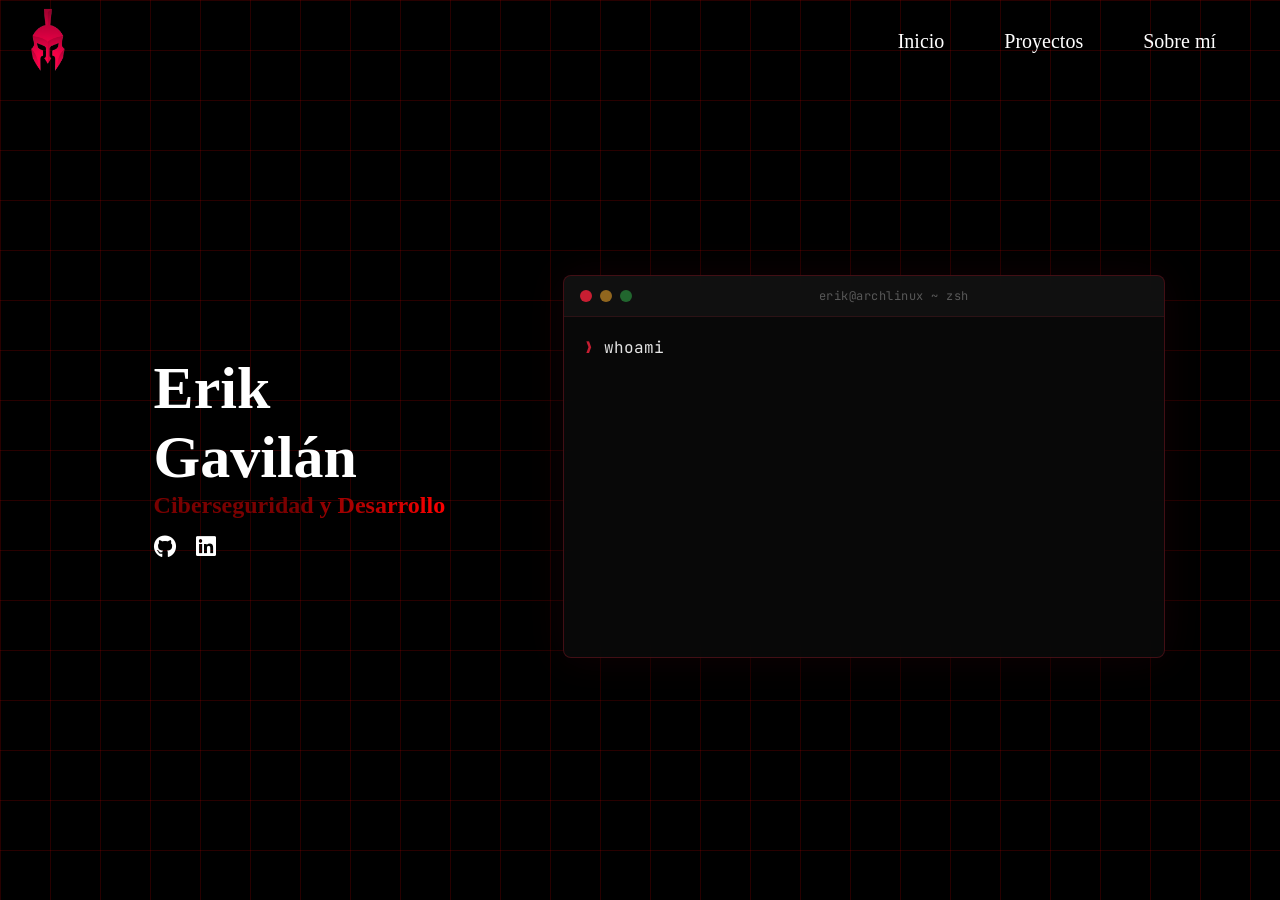
<file: index.html>
<!doctype html>
<html lang="es">
    <head>
        <meta charset="UTF-8" />
        <meta name="viewport" content="width=device-width, initial-scale=1.0" />
        <title>3r1ksec</title>

        <!-- Estilos propios -->
        <link rel="stylesheet" href="styles/styles.css" />

        <!-- Fuente monoespaciada para la terminal -->
        <link
            rel="stylesheet"
            href="https://fonts.googleapis.com/css2?family=JetBrains+Mono:wght@400;700&display=swap"
        />

        <!-- Iconos de Font Awesome (GitHub, LinkedIn, etc.) -->
        <link
            rel="stylesheet"
            href="https://cdnjs.cloudflare.com/ajax/libs/font-awesome/6.7.2/css/all.min.css"
        />
    </head>
    <body>
        <!-- ── Navegación ─────────────────────────────────────────────── -->
        <nav>
            <!-- Logo espartano + texto "3r1k" (aparece con glitch al hover) -->
            <div class="name">
                <img
                    src="/assets/spartan_logo-removebg-preview.png"
                    alt="imagen-casco-espartano"
                />
                <h2 id="name">3r1k</h2>
            </div>

            <!-- Links de navegación (también tienen efecto glitch al hover) -->
            <div class="options">
                <li><a href="">Inicio</a></li>
                <li><a href="projects.html">Proyectos</a></li>
                <li><a href="">Sobre mí</a></li>
            </div>
        </nav>

        <!-- ── Hero principal ─────────────────────────────────────────── -->
        <main>
            <!-- Bloque izquierdo: nombre, subtítulo y redes sociales -->
            <article>
                <h1>
                    Erik <br />
                    Gavilán
                </h1>
                <h2>Ciberseguridad y Desarrollo</h2>
                <div class="social-links">
                    <a href="https://github.com/Erikgavs" target="_blank"
                        ><i class="fa-brands fa-github"></i
                    ></a>
                    <a
                        href="https://www.linkedin.com/in/erik-gavil%C3%A1n-medero-b6914b339/"
                        target="_blank"
                        ><i class="fa-brands fa-linkedin"></i
                    ></a>
                </div>
            </article>

            <!-- Bloque derecho: terminal animada -->
            <aside>
                <div class="terminal">
                    <!-- Barra superior con los 3 puntos (rojo, amarillo, verde) -->
                    <div class="terminal-bar">
                        <div class="terminal-dot red"></div>
                        <div class="terminal-dot yellow"></div>
                        <div class="terminal-dot green"></div>
                        <div class="terminal-title">erik@archlinux ~ zsh</div>
                    </div>
                    <!-- Aquí el JS inyecta las líneas de la terminal -->
                    <div class="terminal-body" id="terminalBody"></div>
                </div>
            </aside>
        </main>
    </body>

    <!-- Efecto glitch del logo y links del nav -->
    <script src="js/script.js"></script>

    <!-- Animación de escritura de la terminal -->
    <script src="js/terminal.js"></script>
</html>
</file>
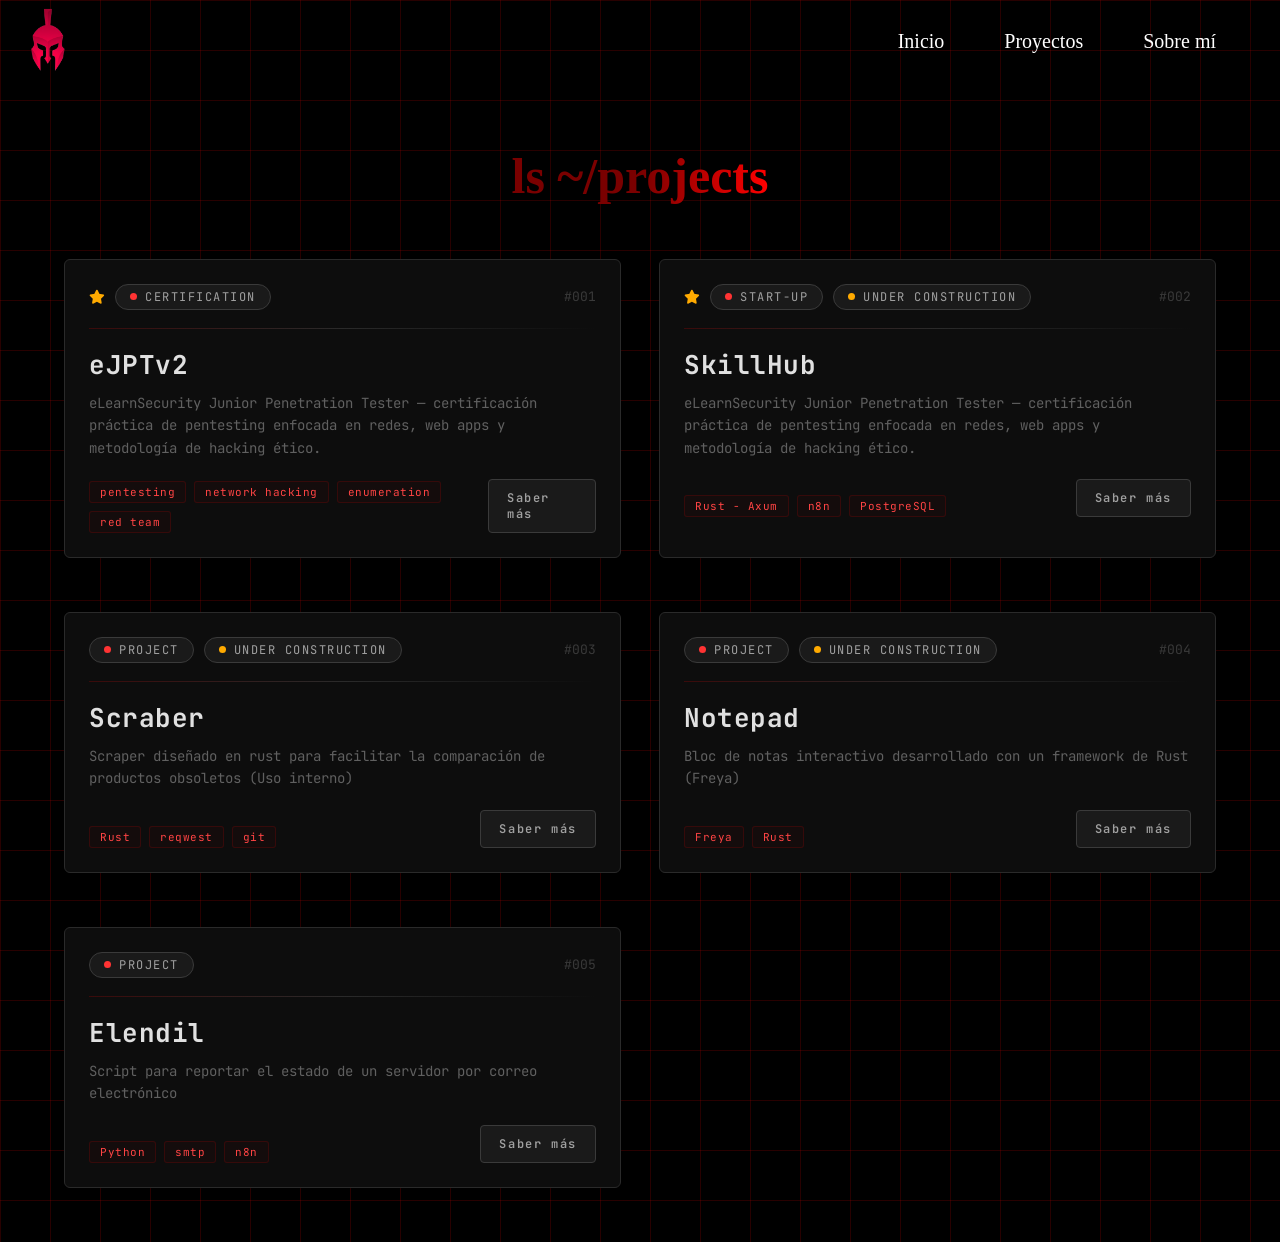
<file: projects.html>
<!doctype html>
<html lang="es">
    <head>
        <meta charset="UTF-8" />
        <meta name="viewport" content="width=device-width, initial-scale=1.0" />
        <title>3r1ksec — Proyectos</title>
        <link rel="stylesheet" href="styles/projects.css" />
        <link
            rel="stylesheet"
            href="https://fonts.googleapis.com/css2?family=JetBrains+Mono:wght@400;700&display=swap"
        />
        <link
            rel="stylesheet"
            href="https://cdnjs.cloudflare.com/ajax/libs/font-awesome/6.7.2/css/all.min.css"
        />
    </head>
    <body>
        <!-- ── Navegación ─────────────────────────────────────────────── -->
        <nav>
            <div class="name">
                <img
                    src="/assets/spartan_logo-removebg-preview.png"
                    alt="imagen-casco-espartano"
                />
                <h2 id="name">3r1k</h2>
            </div>

            <div class="options">
                <li><a href="index.html">Inicio</a></li>
                <li><a href="projects.html">Proyectos</a></li>
                <li><a href="">Sobre mí</a></li>
            </div>
        </nav>

        <div class="title">
            <h1>ls ~/projects</h1>
        </div>

        <main>
            <div class="card">
                <div class="card-header">
                    <i class="fa-solid fa-star featured"></i>
                    <div class="top-badge">
                        <span class="circle"></span>
                        <p>Certification</p>
                    </div>
                    <span class="card-id">#001</span>
                </div>

                <div class="card-divider"></div>

                <div class="content">
                    <h2>eJPTv2</h2>
                    <p>
                        eLearnSecurity Junior Penetration Tester — certificación
                        práctica de pentesting enfocada en redes, web apps y
                        metodología de hacking ético.
                    </p>
                </div>

                <div class="card-footer">
                    <div class="card-tags">
                        <span class="tag">pentesting</span>
                        <span class="tag">network hacking</span>
                        <span class="tag">enumeration</span>
                        <span class="tag">red team</span>
                    </div>
                    <a href="projects/ejptv2.html" class="card-btn"><span>Saber más</span></a>
                </div>
            </div>

            <div class="card">
                <div class="card-header">
                    <i class="fa-solid fa-star featured"></i>
                    <div class="top-badge">
                        <span class="circle"></span>
                        <p>Start-up</p>
                    </div>
                    <div class="top-badge">
                        <span class="circle warning"></span>
                        <p>Under construction</p>
                    </div>
                    <span class="card-id">#002</span>
                </div>

                <div class="card-divider"></div>

                <div class="content">
                    <h2>SkillHub</h2>
                    <p>
                        eLearnSecurity Junior Penetration Tester — certificación
                        práctica de pentesting enfocada en redes, web apps y
                        metodología de hacking ético.
                    </p>
                </div>

                <div class="card-footer">
                    <div class="card-tags">
                        <span class="tag">Rust - Axum</span>
                        <span class="tag">n8n</span>
                        <span class="tag">PostgreSQL</span>
                    </div>
                    <a href="projects/skillhub.html" class="card-btn"><span>Saber más</span></a>
                </div>
            </div>
        </main>

        <main>
            <div class="card">
                <div class="card-header">
                    <div class="top-badge">
                        <span class="circle"></span>
                        <p>Project</p>
                    </div>
                    <div class="top-badge">
                        <span class="circle warning"></span>
                        <p>Under construction</p>
                    </div>
                    <span class="card-id">#003</span>
                </div>

                <div class="card-divider"></div>

                <div class="content">
                    <h2>Scraber</h2>
                    <p>
                        Scraper diseñado en rust para facilitar la comparación
                        de productos obsoletos (Uso interno)
                    </p>
                </div>

                <div class="card-footer">
                    <div class="card-tags">
                        <span class="tag">Rust</span>
                        <span class="tag">reqwest</span>
                        <span class="tag">git</span>
                    </div>
                    <a href="projects/scraber.html" class="card-btn"><span>Saber más</span></a>
                </div>
            </div>

            <div class="card">
                <div class="card-header">
                    <div class="top-badge">
                        <span class="circle"></span>
                        <p>Project</p>
                    </div>
                    <div class="top-badge">
                        <span class="circle warning"></span>
                        <p>under construction</p>
                    </div>
                    <span class="card-id">#004</span>
                </div>

                <div class="card-divider"></div>

                <div class="content">
                    <h2>Notepad</h2>
                    <p>
                        Bloc de notas interactivo desarrollado con un framework
                        de Rust (Freya)
                    </p>
                </div>

                <div class="card-footer">
                    <div class="card-tags">
                        <span class="tag">Freya</span>
                        <span class="tag">Rust</span>
                    </div>
                    <a href="projects/notepad.html" class="card-btn"><span>Saber más</span></a>
                </div>
            </div>
        </main>

        <main>
            <div class="card">
                <div class="card-header">
                    <div class="top-badge">
                        <span class="circle"></span>
                        <p>Project</p>
                    </div>
                    <span class="card-id">#005</span>
                </div>

                <div class="card-divider"></div>

                <div class="content">
                    <h2>Elendil</h2>
                    <p>
                        Script para reportar el estado de un servidor por correo
                        electrónico
                    </p>
                </div>

                <div class="card-footer">
                    <div class="card-tags">
                        <span class="tag">Python</span>
                        <span class="tag">smtp</span>
                        <span class="tag">n8n</span>
                    </div>
                    <a href="projects/elendil.html" class="card-btn"><span>Saber más</span></a>
                </div>
            </div>
        </main>
    </body>

    <!-- Efecto glitch del logo y links del nav -->
    <script src="js/script.js"></script>
</html>
</file>
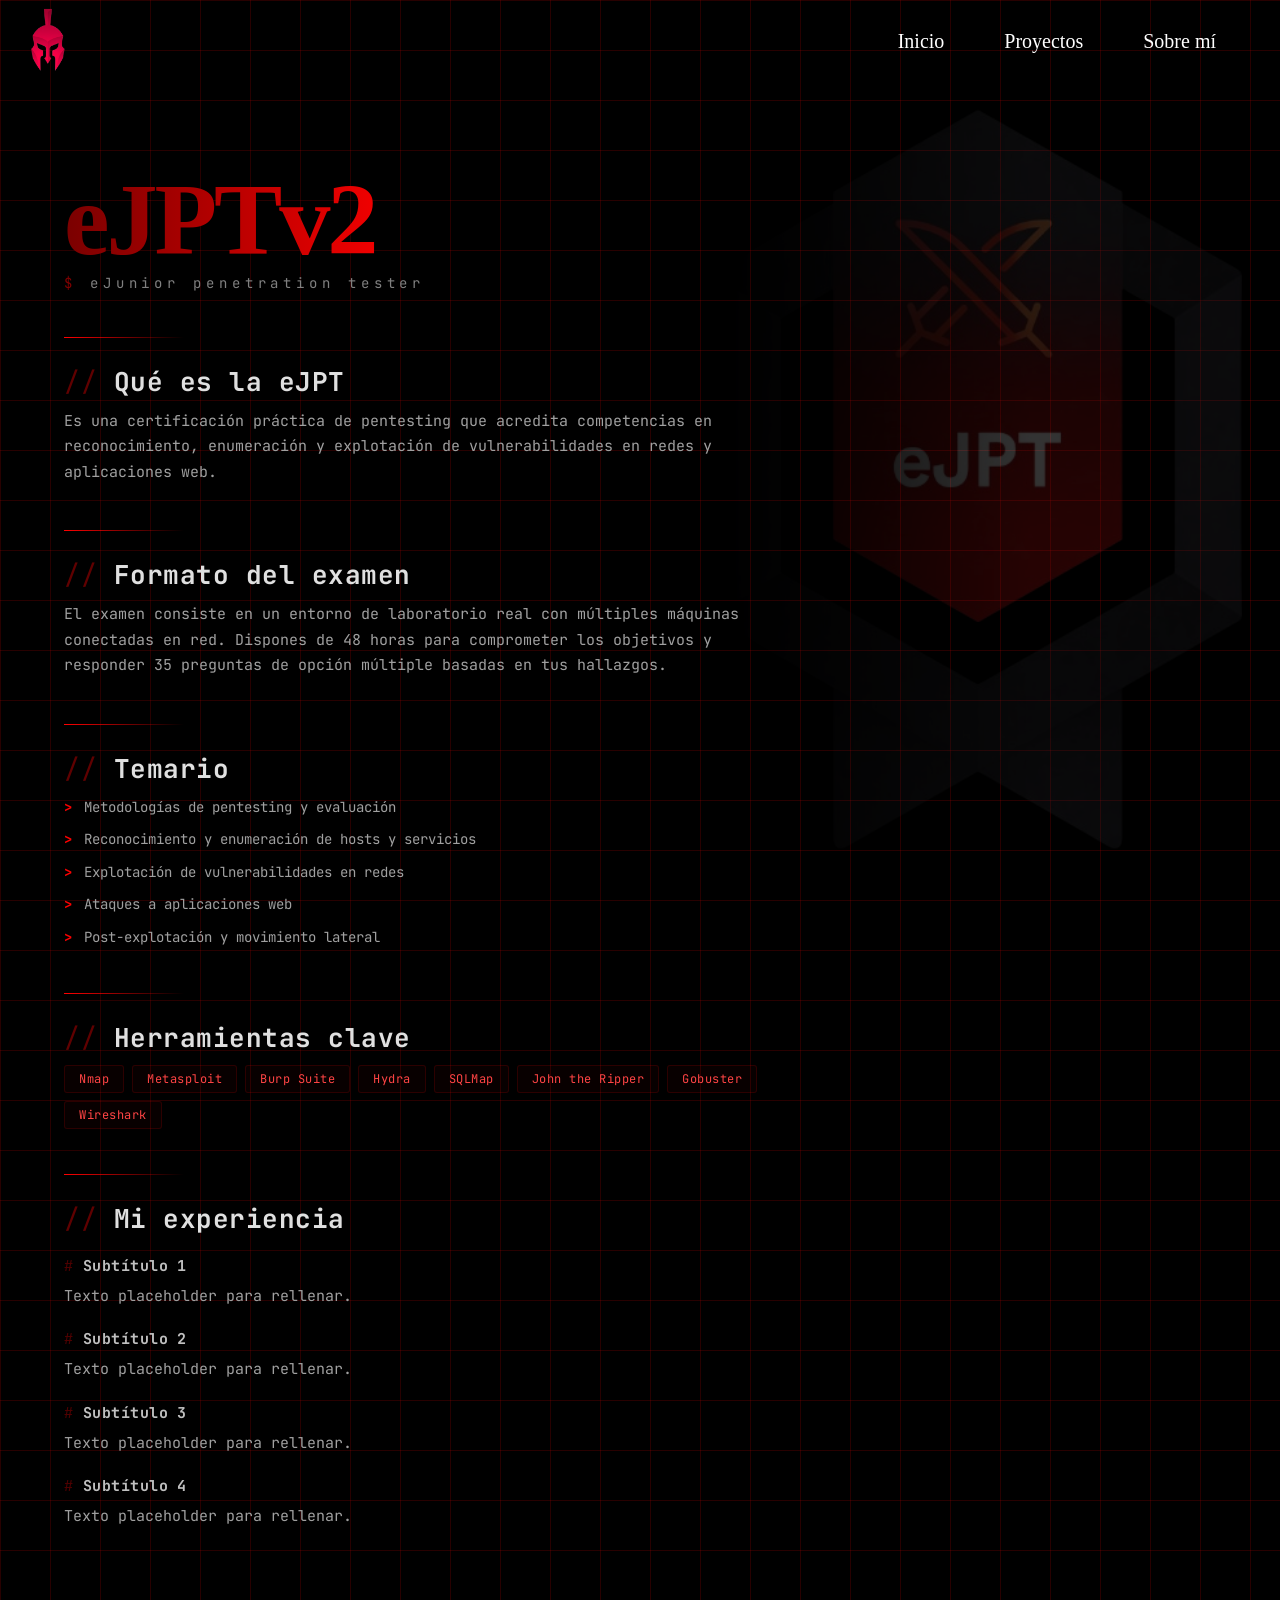
<file: projects/ejptv2.html>
<!doctype html>
<html lang="es">
    <head>
        <meta charset="UTF-8" />
        <meta name="viewport" content="width=device-width, initial-scale=1.0" />
        <title>3r1ksec — eJPTv2</title>
        <link rel="stylesheet" href="../styles/projects.css" />
        <link rel="stylesheet" href="../styles/ejptv2.css" />
        <link
            rel="stylesheet"
            href="https://fonts.googleapis.com/css2?family=JetBrains+Mono:wght@400;700&display=swap"
        />
        <link
            rel="stylesheet"
            href="https://cdnjs.cloudflare.com/ajax/libs/font-awesome/6.7.2/css/all.min.css"
        />
    </head>
    <body>
        <nav>
            <div class="name">
                <img
                    src="/assets/spartan_logo-removebg-preview.png"
                    alt="imagen-casco-espartano"
                />
                <h2 id="name">3r1k</h2>
            </div>

            <div class="options">
                <li><a href="../index.html">Inicio</a></li>
                <li><a href="../projects.html">Proyectos</a></li>
                <li><a href="">Sobre mí</a></li>
            </div>
        </nav>

        <img
            class="bg-badge"
            src="../assets/ejpt_img-removebg-preview.png"
            alt="eJPT badge"
        />

        <main>
            <article>
                <h1>eJPTv2</h1>
                <h4>eJunior penetration tester</h4>
                <div class="content">
                    <h2 class="section-title">Qué es la eJPT</h2>
                    <p class="decrypt-text">
                        Es una certificación práctica de pentesting que acredita
                        competencias en reconocimiento, enumeración y
                        explotación de vulnerabilidades en redes y aplicaciones
                        web.
                    </p>
                </div>

                <div class="content">
                    <h2 class="section-title">Formato del examen</h2>
                    <p class="decrypt-text">
                        El examen consiste en un entorno de laboratorio real con
                        múltiples máquinas conectadas en red. Dispones de 48
                        horas para comprometer los objetivos y responder 35
                        preguntas de opción múltiple basadas en tus hallazgos.
                    </p>
                </div>

                <div class="content">
                    <h2 class="section-title">Temario</h2>
                    <ul class="topic-list">
                        <li>Metodologías de pentesting y evaluación</li>
                        <li>Reconocimiento y enumeración de hosts y servicios</li>
                        <li>Explotación de vulnerabilidades en redes</li>
                        <li>Ataques a aplicaciones web</li>
                        <li>Post-explotación y movimiento lateral</li>
                    </ul>
                </div>

                <div class="content">
                    <h2 class="section-title">Herramientas clave</h2>
                    <div class="tools-grid">
                        <span class="tool-tag">Nmap</span>
                        <span class="tool-tag">Metasploit</span>
                        <span class="tool-tag">Burp Suite</span>
                        <span class="tool-tag">Hydra</span>
                        <span class="tool-tag">SQLMap</span>
                        <span class="tool-tag">John the Ripper</span>
                        <span class="tool-tag">Gobuster</span>
                        <span class="tool-tag">Wireshark</span>
                    </div>
                </div>

                <div class="content">
                    <h2 class="section-title">Mi experiencia</h2>

                    <h3 class="subsection-title">Subtítulo 1</h3>
                    <p class="decrypt-text">
                        Texto placeholder para rellenar.
                    </p>

                    <h3 class="subsection-title">Subtítulo 2</h3>
                    <p class="decrypt-text">
                        Texto placeholder para rellenar.
                    </p>

                    <h3 class="subsection-title">Subtítulo 3</h3>
                    <p class="decrypt-text">
                        Texto placeholder para rellenar.
                    </p>

                    <h3 class="subsection-title">Subtítulo 4</h3>
                    <p class="decrypt-text">
                        Texto placeholder para rellenar.
                    </p>
                </div>
            </article>
        </main>
    </body>
    <script src="../js/script.js"></script>
    <script src="../js/decrypt.js"></script>
    <script>
        let delay = 0;
        const observer = new IntersectionObserver(
            (entries) => {
                entries.forEach((entry) => {
                    if (entry.isIntersecting) {
                        entry.target.style.animationDelay = delay + "s";
                        entry.target.classList.add("visible");
                        delay += 0.25;
                        observer.unobserve(entry.target);
                    }
                });
            },
            { threshold: 0.15 }
        );

        document.querySelectorAll(".content").forEach((el) => observer.observe(el));

        // Reset delay cuando se hace scroll para que las nuevas secciones
        // que entren en viewport empiecen escalonadas desde 0
        let scrollTimeout;
        window.addEventListener("scroll", () => {
            clearTimeout(scrollTimeout);
            scrollTimeout = setTimeout(() => { delay = 0; }, 300);
        });
    </script>
</html>
</file>
<file: styles/styles.css>
/* ── Base ──────────────────────────────────────────────────────────────────── */
/* Fondo negro con cuadrícula roja sutil formada por dos gradientes cruzados */
body {
    padding: 0;
    margin: 0;
    background-color: black;
    background-image:
        linear-gradient(rgba(160, 0, 0, 0.25) 1px, transparent 1px),
        linear-gradient(90deg, rgba(160, 0, 0, 0.25) 1px, transparent 1px);
    background-size: 50px 50px;
}

/* ── Navegación ────────────────────────────────────────────────────────────── */
/* Barra superior: logo a la izquierda, links a la derecha */
nav {
    color: white;
    display: flex;
    justify-content: space-between;
}

/* Contenedor del logo espartano + texto "3r1k" */
.name {
    display: flex;
    align-items: center;
    margin-left: 1vw;
    letter-spacing: 1px;
    font-size: 20px;
    cursor: pointer; /* indica que es interactivo (hover revela el nombre) */
}

/* Imagen del casco espartano */
.name img {
    height: 70px;
    width: 70px;
    transition: opacity 0.2s; /* transición suave para posibles cambios de opacidad */
}

/* El h2 no salta de línea cuando aparecen las letras */
.name #name {
    white-space: nowrap;
}

/* ── Spans del nombre "3r1k" ──────────────────────────────────────────────── */
/* Cada letra es un <span> generado por JS. Empiezan invisibles (opacity:0)
   y el JS las hace visibles una a una con el efecto scramble al hover. */
#name span {
    display: inline-block;
    opacity: 0; /* ocultas por defecto, el JS controla cuándo aparecen */
    transition:
        color 0.15s,
        text-shadow 0.15s;
}

/* Clase temporal que el JS añade durante el scramble: texto rojo con glow */
#name span.glitch {
    color: red;
    text-shadow: 0 0 8px red;
}

/* ── Links del nav ────────────────────────────────────────────────────────── */
/* Lista horizontal de enlaces */
.options {
    display: flex;
    list-style: none;
    align-items: center;
    margin-right: 5vw;
    gap: 60px;
}

.options a {
    text-decoration: none;
    color: white;
    font-size: 20px;
    position: relative;
    display: inline-block;
}

.options a span {
    display: inline-block;
    transition: color 0.15s, text-shadow 0.15s;
}

.options a span.glitch {
    color: #ff3333;
    text-shadow: 0 0 8px red;
}

article h1 span.glitch {
    color: red;
    text-shadow: 0 0 8px red;
}

@keyframes chitchat {
    0% { content: "#"; }
    5% { content: "."; }
    10% { content: "^{"; }
    15% { content: "-!"; }
    20% { content: "#$_"; }
    25% { content: "№:0"; }
    30% { content: "#{+."; }
    35% { content: "@}-?"; }
    40% { content: "?{4@%"; }
    45% { content: "=.,^!"; }
    50% { content: "?2@%"; }
    55% { content: "\\;1}]"; }
    60% { content: "?{%:%"; right: 0; }
    65% { content: "|{f[4"; right: 0; }
    70% { content: "{4%0%"; right: 0; }
    75% { content: "'1_0<"; right: 0; }
    80% { content: "{0%"; right: 0; }
    85% { content: "]>'"; right: 0; }
    90% { content: "4"; right: 0; }
    95% { content: "2"; right: 0; }
    100% { content: ""; right: 0; }
}

/* ── Hero ──────────────────────────────────────────────────────────────────── */
/* Contenedor principal: article (izquierda) + aside (derecha) */
main {
    height: 90vh;
    display: flex;
    align-items: center;
    justify-content: space-between;
}

/* Bloque de texto izquierdo (nombre grande + subtítulo + redes) */
article {
    height: 25vh;
    margin-left: 12vw;
    margin-bottom: 5vh;
}

article h1 {
    color: white;
    font-size: 60px;
    margin: 0;
}

/* Subtítulo con gradiente rojo animado que se desplaza horizontalmente */
@keyframes gradientMove {
    0% {
        background-position: 100% 50%;
    }
    100% {
        background-position: -100% 50%;
    }
}

article h2 {
    background: linear-gradient(
        90deg,
        #7a0000,
        #7a0000,
        #ff0000,
        #7a0000,
        #7a0000
    );
    background-size: 200% auto;
    -webkit-background-clip: text;             /* el gradiente solo se ve a través del texto */
    -webkit-text-fill-color: transparent;      /* hace el texto transparente para mostrar el fondo */
    animation: gradientMove 3s linear infinite; /* desplaza el gradiente continuamente */
    margin: 0;
}

/* ── Redes sociales ────────────────────────────────────────────────────────── */
.social-links {
    display: flex;
    gap: 20px;
    margin-top: 16px;
}

.social-links a {
    color: white;
    font-size: 23px;
    transition: color 0.2s;
}

.social-links a:hover {
    color: red;
}

/* ── Aside (contenedor de la terminal) ────────────────────────────────────── */
/* Centrado horizontalmente con margin auto */
aside {
    margin-right: auto;
    margin-left: auto;
    margin-bottom: 5vh;
    width: 600px;
    max-width: 50vw;
}

/* ── Terminal ─────────────────────────────────────────────────────────────── */
/* Contenedor principal de la terminal falsa */
.terminal {
    width: 100%;
    background: rgba(10, 10, 10, 0.85);          /* fondo casi negro, ligeramente translúcido */
    border: 1px solid rgba(200, 30, 50, 0.3);    /* borde rojo sutil */
    border-radius: 8px;
    overflow: hidden;
    box-shadow:
        0 0 40px rgba(200, 30, 50, 0.08),         /* glow rojo difuso */
        0 20px 60px rgba(0, 0, 0, 0.5);           /* sombra de profundidad */
    backdrop-filter: blur(10px);                   /* desenfoque del fondo detrás */
    font-family: "JetBrains Mono", monospace;
    animation: borderGlow 4s ease-in-out infinite; /* pulso del borde */
}

/* Pulso suave del borde: va de opacidad 0.2 a 0.45 y vuelve */
@keyframes borderGlow {
    0%,
    100% {
        border-color: rgba(200, 30, 50, 0.2);
    }
    50% {
        border-color: rgba(200, 30, 50, 0.45);
    }
}

/* Barra superior con los 3 puntos de colores (estilo macOS) */
.terminal-bar {
    display: flex;
    align-items: center;
    gap: 8px;
    padding: 12px 16px;
    background: rgba(255, 255, 255, 0.03);          /* fondo apenas visible */
    border-bottom: 1px solid rgba(200, 30, 50, 0.15);
}

/* Puntos de la barra: cerrar (rojo), minimizar (amarillo), maximizar (verde) */
.terminal-dot {
    width: 12px;
    height: 12px;
    border-radius: 50%;
}

.terminal-dot.red {
    background: #c81e32;
}

.terminal-dot.yellow {
    background: #e8a028;
    opacity: 0.6;
}

.terminal-dot.green {
    background: #2ea043;
    opacity: 0.6;
}

/* Título centrado de la barra: "erik@archlinux ~ zsh" */
.terminal-title {
    flex: 1;
    text-align: center;
    font-size: 12px;
    color: rgba(255, 255, 255, 0.3);
    letter-spacing: 0.5px;
}

/* Cuerpo de la terminal donde el JS inyecta las líneas */
.terminal-body {
    position: relative; /* necesario para el pseudo-elemento de scanlines */
    padding: 20px;
    height: 300px;       /* altura fija */
    overflow-y: auto;    /* scroll cuando el contenido desborda */
    scrollbar-width: none; /* oculta scrollbar en Firefox */
}

/* Oculta scrollbar en Chrome/Safari/Edge */
.terminal-body::-webkit-scrollbar {
    display: none;
    font-size: 13.5px;
    line-height: 1.7;
    color: rgba(255, 255, 255, 0.75);
}

/* Overlay de scanlines: líneas horizontales muy sutiles estilo CRT */
.terminal-body::after {
    content: "";
    position: absolute;
    top: 0;
    left: 0;
    right: 0;
    bottom: 0;
    background: repeating-linear-gradient(
        0deg,
        transparent,
        transparent 2px,
        rgba(0, 0, 0, 0.03) 2px,
        rgba(0, 0, 0, 0.03) 4px
    );
    pointer-events: none; /* no bloquea clics ni selección de texto */
}

/* ── Líneas de la terminal ────────────────────────────────────────────────── */
/* Cada línea empieza invisible y desplazada 4px abajo */
.line {
    opacity: 0;
    transform: translateY(4px);
    white-space: nowrap;
    overflow: hidden;
    margin-bottom: 2px;
}

/* Al añadir .visible, la línea sube y aparece con transición suave */
.line.visible {
    opacity: 1;
    transform: translateY(0);
    transition:
        opacity 0.3s ease,
        transform 0.3s ease;
}

/* Prompt rojo: el símbolo ❯ se añade con ::before */
.prompt {
    color: #c81e32;
    font-weight: 700;
}

.prompt::before {
    content: "❯ ";
    color: #c81e32;
}

/* Texto del comando: el JS lo escribe caracter a caracter */
.cmd {
    color: rgba(255, 255, 255, 0.9);
    border-right: 2px solid transparent; /* borde invisible que se activa al escribir */
}

/* Mientras escribe, el borde derecho simula un cursor fijo */
.cmd.typing {
    border-right-color: #c81e32;
}

/* ── Output de los comandos ───────────────────────────────────────────────── */
.output {
    color: rgba(255, 255, 255, 0.5);
    padding-left: 18px; /* indentación respecto al prompt */
}

.output.highlight {
    color: #c81e32; /* rojo para info destacada */
}

.output.success {
    color: #2ea043; /* verde para mensajes de éxito */
}

.output.accent {
    color: #e8a028; /* amarillo para nombres de proyectos */
}

.output.white {
    color: rgba(255, 255, 255, 0.85); /* blanco para texto principal */
}

/* Cursor parpadeante al final de la secuencia (estado idle) */
.cursor-idle {
    display: inline-block;
    width: 8px;
    height: 16px;
    background: #c81e32;
    vertical-align: text-bottom;
    animation: blink 0.8s step-end infinite;
    margin-left: 2px;
}

/* Animación de parpadeo: visible 50% del tiempo, invisible el otro 50% */
@keyframes blink {
    50% {
        opacity: 0;
    }
}

/* ── Responsive: Tablet (≤1024px) ─────────────────────────────────────────── */
@media (max-width: 1024px) {
    article {
        margin-left: 6vw;
    }

    article h1 {
        font-size: 48px;
    }

    aside {
        max-width: 45vw;
    }
}

/* ── Responsive: Móvil (≤768px) ──────────────────────────────────────────── */
@media (max-width: 768px) {
    /* Nav en columna centrada */
    nav {
        flex-direction: column;
        align-items: center;
        padding: 10px 0;
        gap: 10px;
    }

    .name {
        margin-left: 0;
    }

    .name img {
        height: 50px;
        width: 50px;
    }

    .options {
        margin-right: 0;
        gap: 20px;
    }

    .options a {
        font-size: 16px;
    }

    /* Hero en columna: article arriba, terminal abajo */
    main {
        flex-direction: column;
        align-items: center;
        justify-content: center;
        gap: 30px;
        height: auto;
        min-height: 90vh;
        padding: 20px;
    }

    /* Article centrado y sin margen lateral */
    article {
        height: auto;
        margin: 0;
        text-align: center;
    }

    article h1 {
        font-size: 40px;
    }

    article h2 {
        font-size: 16px;
    }

    .social-links {
        justify-content: center;
    }

    /* Aside ocupa todo el ancho disponible */
    aside {
        margin: 0;
        width: 100%;
        max-width: 100%;
    }

    /* Terminal se adapta al ancho */
    .terminal-body {
        height: 250px;
        padding: 15px;
        font-size: 12px;
    }

    .terminal-title {
        font-size: 10px;
    }
}

/* ── Responsive: Móvil pequeño (≤480px) ──────────────────────────────────── */
@media (max-width: 480px) {
    article h1 {
        font-size: 32px;
    }

    article h2 {
        font-size: 14px;
    }

    .options {
        gap: 15px;
    }

    .options a {
        font-size: 14px;
    }

    .terminal-body {
        height: 220px;
        padding: 12px;
        font-size: 11px;
    }

    .output {
        padding-left: 10px;
    }
}
</file>
<file: styles/projects.css>
body {
    padding: 0;
    margin: 0;
    background-color: black;
    background-image:
        linear-gradient(rgba(160, 0, 0, 0.25) 1px, transparent 1px),
        linear-gradient(90deg, rgba(160, 0, 0, 0.25) 1px, transparent 1px);
    background-size: 50px 50px;
}

/* ── Navegación ────────────────────────────────────────────────────────────── */
nav {
    color: white;
    display: flex;
    justify-content: space-between;
}

.name {
    display: flex;
    align-items: center;
    margin-left: 1vw;
    letter-spacing: 1px;
    font-size: 20px;
    cursor: pointer;
}

.name img {
    height: 70px;
    width: 70px;
    transition: opacity 0.2s;
}

.name #name {
    white-space: nowrap;
}

#name span {
    display: inline-block;
    opacity: 0;
    transition:
        color 0.15s,
        text-shadow 0.15s;
}

#name span.glitch {
    color: red;
    text-shadow: 0 0 8px red;
}

.options {
    display: flex;
    list-style: none;
    align-items: center;
    margin-right: 5vw;
    gap: 60px;
}

.options a {
    text-decoration: none;
    color: white;
    font-size: 20px;
    position: relative;
    display: inline-block;
}


.title {
    display: flex;
    align-items: center;
    justify-content: center;
    margin-top: 7vh;
}

@keyframes gradientMove {
    0% {
        background-position: 100% 50%;
    }
    100% {
        background-position: -100% 50%;
    }
}

.title h1 {
    font-size: 50px;
    margin: 0;
    background: linear-gradient(
        90deg,
        #7a0000,
        #7a0000,
        #ff0000,
        #7a0000,
        #7a0000
    );
    background-size: 200% auto;
    -webkit-background-clip: text;
    -webkit-text-fill-color: transparent;
    animation: gradientMove 3s linear infinite;
}

main {
    display: flex;
    gap: 3vw;
    padding: 6vh 5vw 0;
}

/* ── Card ──────────────────────────────────────────────────────────────────── */
.card {
    border: 1px solid #2a2a2a;
    border-radius: 6px;
    flex: 1;
    box-sizing: border-box;
    background-color: #0d0d0d;
    padding: 24px;
    position: relative;
    overflow: hidden;
    transition:
        border-color 0.3s,
        box-shadow 0.3s;
    opacity: 0;
    transform: translateY(25px);
    animation: cardReveal 0.6s ease forwards;
}

main:first-of-type .card:nth-child(1) {
    animation-delay: 0.15s;
}
main:first-of-type .card:nth-child(2) {
    animation-delay: 0.3s;
}
main:nth-of-type(2) .card:nth-child(1) {
    animation-delay: 0.45s;
}
main:nth-of-type(2) .card:nth-child(2) {
    animation-delay: 0.6s;
}
main:nth-of-type(3) {
    padding-bottom: 6vh;
}
main:nth-of-type(3) .card:nth-child(1) {
    animation-delay: 0.75s;
    flex: 0 0 calc(50% - 1.5vw);
}

@keyframes cardReveal {
    to {
        opacity: 1;
        transform: translateY(0);
    }
}

.card::before {
    content: "";
    position: absolute;
    bottom: 0;
    left: 0;
    width: 3px;
    height: 0;
    background: linear-gradient(0deg, #ff0000, #7a0000, transparent);
    transition: height 0.4s ease;
}

.card:hover::before {
    height: 100%;
}

.card:hover {
    border-color: #ff000040;
    box-shadow:
        0 0 20px rgba(255, 0, 0, 0.08),
        inset 0 0 20px rgba(255, 0, 0, 0.03);
}

.featured {
    color: #ffaa00;
    font-size: 14px;
}

.card-header {
    display: flex;
    align-items: center;
    gap: 10px;
}

.top-badge {
    display: flex;
    align-items: center;
    gap: 8px;
    border: 1px solid #3a3a3a;
    padding: 4px 14px;
    border-radius: 35px;
    background-color: #1a1a1a;
}

.circle {
    width: 7px;
    height: 7px;
    background-color: #ff3333;
    border-radius: 50%;
    animation: pulse 2s ease-in-out infinite;
    flex-shrink: 0;
}

@keyframes pulse {
    0%,
    100% {
        opacity: 1;
        box-shadow: 0 0 0 0 rgba(255, 50, 50, 0.4);
    }
    50% {
        opacity: 0.6;
        box-shadow: 0 0 0 5px rgba(255, 50, 50, 0);
    }
}

.circle.warning {
    background-color: #ffaa00;
    box-shadow: 0 0 0 0 rgba(255, 170, 0, 0.4);
}

.top-badge p {
    color: #a0a0a0;
    font-size: 12px;
    margin: 0;
    text-transform: uppercase;
    letter-spacing: 1.5px;
    font-family: "JetBrains Mono", monospace;
}

.card-id {
    color: #3a3a3a;
    font-size: 13px;
    font-family: "JetBrains Mono", monospace;
    margin-left: auto;
}

.card-divider {
    height: 1px;
    background: linear-gradient(90deg, #ff000030, #2a2a2a, transparent);
    margin: 18px 0;
}

.content h2 {
    color: #e0e0e0;
    font-size: 26px;
    margin: 0 0 10px 0;
    font-family: "JetBrains Mono", monospace;
    letter-spacing: 0.5px;
}

.content p {
    color: #606060;
    font-size: 14px;
    line-height: 1.6;
    margin: 0;
    font-family: "JetBrains Mono", monospace;
}

.card-footer {
    display: flex;
    align-items: flex-end;
    justify-content: space-between;
    margin-top: 20px;
}

.card-tags {
    display: flex;
    gap: 8px;
    flex-wrap: wrap;
}

.tag {
    font-size: 11px;
    font-family: "JetBrains Mono", monospace;
    color: #ff4444;
    border: 1px solid #ff000025;
    background-color: #ff000008;
    padding: 3px 10px;
    border-radius: 3px;
    letter-spacing: 0.5px;
}

.card-btn {
    text-decoration: none;
    --btn-transition: 0.3s;
    --btn-animation-duration: 1.2s;
    box-sizing: border-box;
    padding: 10px 18px;
    display: flex;
    align-items: center;
    justify-content: center;
    color: #a0a0a0;
    font:
        600 12px "JetBrains Mono",
        monospace;
    background: #1a1a1a;
    border: 1px solid #3a3a3a;
    border-radius: 4px;
    cursor: pointer;
    transition: var(--btn-transition);
    overflow: hidden;
}

.card-btn span {
    text-decoration: none;
    letter-spacing: 0.1rem;
    transition: var(--btn-transition);
    box-sizing: border-box;
    position: relative;
    background: inherit;
}

.card-btn span::before {
    box-sizing: border-box;
    position: absolute;
    content: "";
    background: inherit;
}

.card-btn:hover {
    background: #252525;
    border-color: #ff000040;
}

.card-btn:hover span {
    color: #ff3333;
}

.card-btn:hover span::before {
    animation: chitchat linear both var(--btn-animation-duration);
}

@keyframes chitchat {
    0% {
        content: "#";
    }
    5% {
        content: ".";
    }
    10% {
        content: "^{";
    }
    15% {
        content: "-!";
    }
    20% {
        content: "#$_";
    }
    25% {
        content: "№:0";
    }
    30% {
        content: "#{+.";
    }
    35% {
        content: "@}-?";
    }
    40% {
        content: "?{4@%";
    }
    45% {
        content: "=.,^!";
    }
    50% {
        content: "?2@%";
    }
    55% {
        content: "\\;1}]";
    }
    60% {
        content: "?{%:%";
        right: 0;
    }
    65% {
        content: "|{f[4";
        right: 0;
    }
    70% {
        content: "{4%0%";
        right: 0;
    }
    75% {
        content: "'1_0<";
        right: 0;
    }
    80% {
        content: "{0%";
        right: 0;
    }
    85% {
        content: "]>'";
        right: 0;
    }
    90% {
        content: "4";
        right: 0;
    }
    95% {
        content: "2";
        right: 0;
    }
    100% {
        content: "";
        right: 0;
    }
}
</file>
<file: styles/ejptv2.css>
/* ── Badge de fondo ────────────────────────────────────────────────────────── */
.bg-badge {
    position: fixed;
    right: 3vw;
    top: 55%;
    transform: translateY(-50%);
    height: 88vh;
    opacity: 0.25;
    pointer-events: none;
    z-index: -1;
    filter: grayscale(0.3) brightness(0.8);
    mask-image: linear-gradient(to left, black 40%, transparent 100%);
    -webkit-mask-image: linear-gradient(to left, black 40%, transparent 100%);
}

/* ── Article layout ───────────────────────────────────────────────────────── */
article {
    width: 55vw;
    padding-bottom: 8vh;
}

/* ── Título principal ─────────────────────────────────────────────────────── */
article h1 {
    font-size: clamp(60px, 8vw, 110px);
    font-weight: 700;
    letter-spacing: -0.03em;
    line-height: 0.9;
    margin: 0;
    margin-top: 4vh;
    background: linear-gradient(
        90deg,
        #7a0000,
        #ff0000,
        #ff3333,
        #ff0000,
        #7a0000
    );
    background-size: 200% auto;
    -webkit-background-clip: text;
    -webkit-text-fill-color: transparent;
    animation: gradientMove 3s linear infinite;
    position: relative;
    text-shadow: none;
}


/* ── Subtítulo ────────────────────────────────────────────────────────────── */
article h4 {
    color: #808080;
    margin: 0;
    margin-top: 8px;
    font-size: 14px;
    font-weight: 400;
    letter-spacing: 0.35em;
    text-transform: none;
    font-family: "JetBrains Mono", monospace;
}

/* Prefijo estilo terminal */
article h4::before {
    content: "$ ";
    color: #ff000080;
}

/* ── Separador ────────────────────────────────────────────────────────────── */
.content {
    color: white;
    margin-top: 5vh;
    position: relative;
    padding-top: 3vh;
    opacity: 0;
}

.content.visible {
    animation: glitchReveal 0.8s ease forwards;
}

@keyframes glitchReveal {
    0% {
        opacity: 0;
        transform: translate(0, 20px);
        filter: blur(4px);
        clip-path: inset(0 100% 0 0);
    }
    15% {
        opacity: 1;
        transform: translate(-8px, 0);
        filter: blur(0);
        clip-path: inset(0 20% 0 0);
    }
    20% {
        transform: translate(5px, -3px);
        clip-path: inset(0 10% 0 0);
        text-shadow: -3px 0 #ff0000, 3px 0 #7a0000;
    }
    30% {
        transform: translate(-3px, 2px);
        clip-path: inset(0 5% 0 0);
        text-shadow: 2px 0 #ff0000, -2px 0 #7a0000;
    }
    40% {
        transform: translate(4px, 0);
        clip-path: inset(0 0 0 0);
        text-shadow: -1px 0 #ff0000, 1px 0 #7a0000;
    }
    50% {
        transform: translate(-2px, 1px);
        text-shadow: 1px 0 #ff0000, -1px 0 #7a0000;
    }
    60% {
        transform: translate(1px, 0);
        text-shadow: none;
    }
    100% {
        opacity: 1;
        transform: translate(0, 0);
        filter: blur(0);
        clip-path: inset(0 0 0 0);
        text-shadow: none;
    }
}

.content::before {
    content: "";
    position: absolute;
    top: 0;
    left: 0;
    width: 120px;
    height: 1px;
    background: linear-gradient(90deg, #ff0000, transparent);
}

/* ── Título de sección ────────────────────────────────────────────────────── */
.section-title {
    color: #e0e0e0;
    font-size: 18px;
    font-weight: 700;
    font-family: "JetBrains Mono", monospace;
    margin: 0 0 14px;
    letter-spacing: 0.05em;
}

.section-title::before {
    content: "// ";
    color: #ff000060;
    font-weight: 400;
}

/* ── Párrafos ─────────────────────────────────────────────────────────────── */
.content p {
    color: #a0a0a0;
    font-size: 15px;
    line-height: 1.7;
    font-family: "JetBrains Mono", monospace;
    max-width: 720px;
}

/* ── Subtítulos ───────────────────────────────────────────────────────────── */
.subsection-title {
    color: #c0c0c0;
    font-size: 15px;
    font-weight: 700;
    font-family: "JetBrains Mono", monospace;
    margin: 20px 0 8px;
    letter-spacing: 0.03em;
}

.subsection-title::before {
    content: "# ";
    color: #ff000050;
    font-weight: 400;
}

/* ── Lista de temario ─────────────────────────────────────────────────────── */
.topic-list {
    list-style: none;
    padding: 0;
    margin: 0;
    display: flex;
    flex-direction: column;
    gap: 10px;
}

.topic-list li {
    color: #a0a0a0;
    font-size: 14px;
    font-family: "JetBrains Mono", monospace;
    padding-left: 20px;
    position: relative;
    line-height: 1.6;
}

.topic-list li::before {
    content: ">";
    position: absolute;
    left: 0;
    color: #ff0000;
    font-weight: 700;
}

/* ── Grid de herramientas ─────────────────────────────────────────────────── */
.tools-grid {
    display: flex;
    flex-wrap: wrap;
    gap: 8px;
}

.tool-tag {
    font-size: 12px;
    font-family: "JetBrains Mono", monospace;
    color: #ff4444;
    border: 1px solid #ff000025;
    background-color: #ff000008;
    padding: 5px 14px;
    border-radius: 3px;
    letter-spacing: 0.5px;
    transition: border-color 0.3s, background-color 0.3s;
}

.tool-tag:hover {
    border-color: #ff000060;
    background-color: #ff000015;
}

/* ── Glitch en decrypt ────────────────────────────────────────────────────── */
.decrypt-text span.glitch {
    color: #ff0000;
    text-shadow: 0 0 8px #ff0000;
}
</file>
